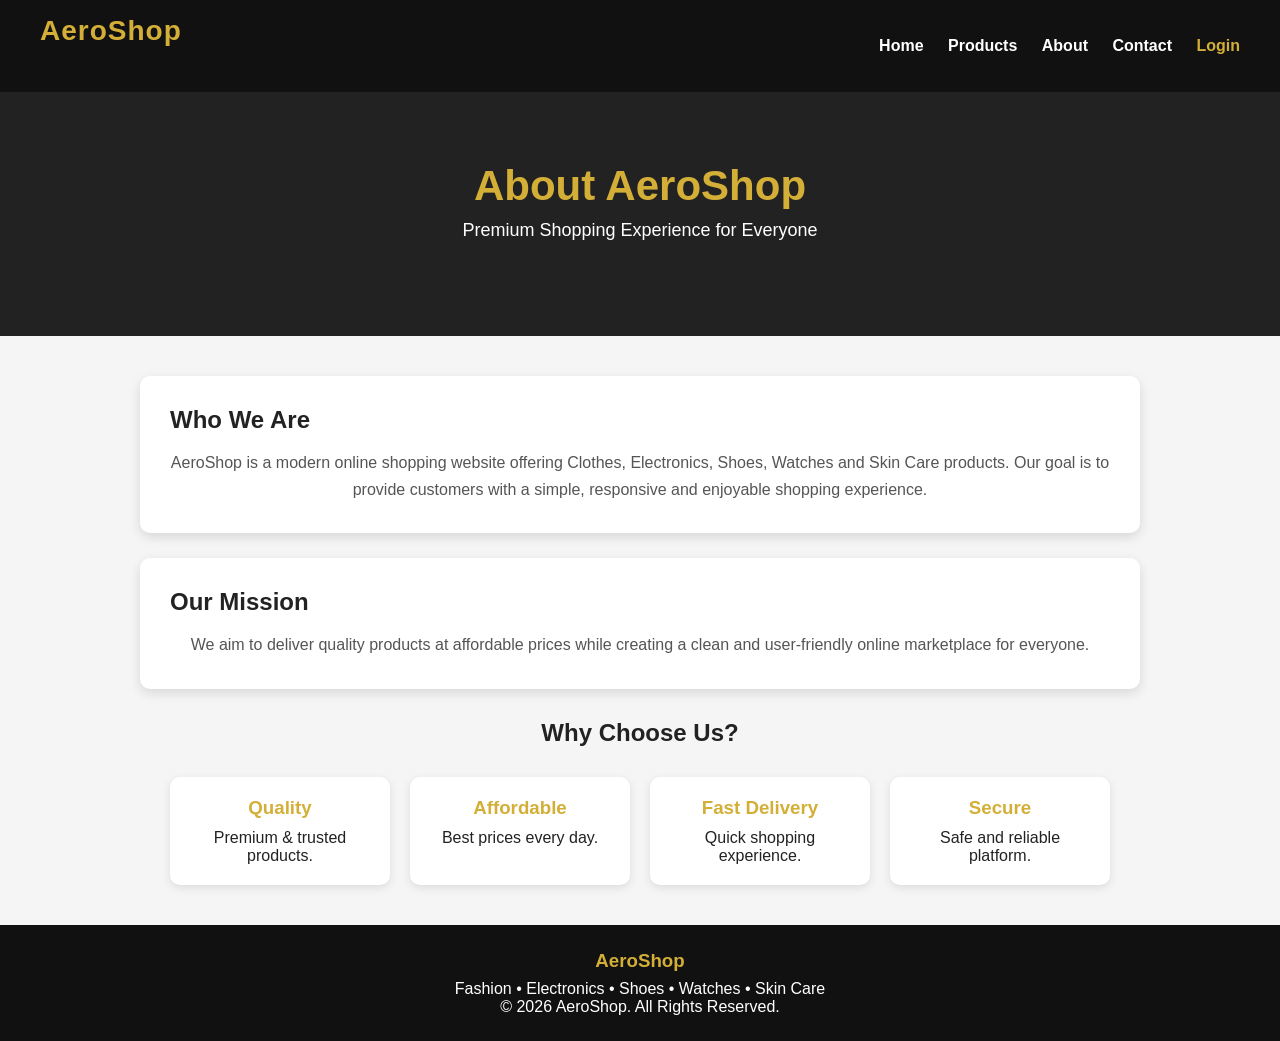
<file: about.html>
<!DOCTYPE html>
<html lang="en">

<head>
    <meta charset="UTF-8">
    <meta name="viewport" content="width=device-width, initial-scale=1.0">
    <title>AeroShop | About</title>
    <link rel="stylesheet" href="style.css">
</head>

<body>

    <header>
        <h2>AeroShop</h2>

        <nav>
            <a href="index.html">Home</a>
            <a href="product.html">Products</a>
            <a href="about.html">About</a>
            <a href="contact.html">Contact</a>
            <a href="login.html" id="authLink">Login</a>
        </nav>
    </header>

    <section class="hero">
        <h1>About AeroShop</h1>
        <p>Premium Shopping Experience for Everyone</p>
    </section>

    <div class="container">

        <div class="card">
            <h2>Who We Are</h2>
            <p>
                AeroShop is a modern online shopping website offering Clothes,
                Electronics, Shoes, Watches and Skin Care products. Our goal is to
                provide customers with a simple, responsive and enjoyable shopping experience.
            </p>
        </div>

        <div class="card">
            <h2>Our Mission</h2>
            <p>
                We aim to deliver quality products at affordable prices while creating
                a clean and user-friendly online marketplace for everyone.
            </p>
        </div>

        <h2 style="text-align:center;margin:30px 0;">Why Choose Us?</h2>

        <div class="features">

            <div class="box">
                <h3>Quality</h3>
                <p>Premium & trusted products.</p>
            </div>

            <div class="box">
                <h3>Affordable</h3>
                <p>Best prices every day.</p>
            </div>

            <div class="box">
                <h3>Fast Delivery</h3>
                <p>Quick shopping experience.</p>
            </div>

            <div class="box">
                <h3>Secure</h3>
                <p>Safe and reliable platform.</p>
            </div>

        </div>

    </div>

    <footer>
        <h3>AeroShop</h3>
        <p>Fashion • Electronics • Shoes • Watches • Skin Care</p>
        <p>© 2026 AeroShop. All Rights Reserved.</p>
    </footer>

    <script src="auth.js"></script>

</body>

</html>
</file>
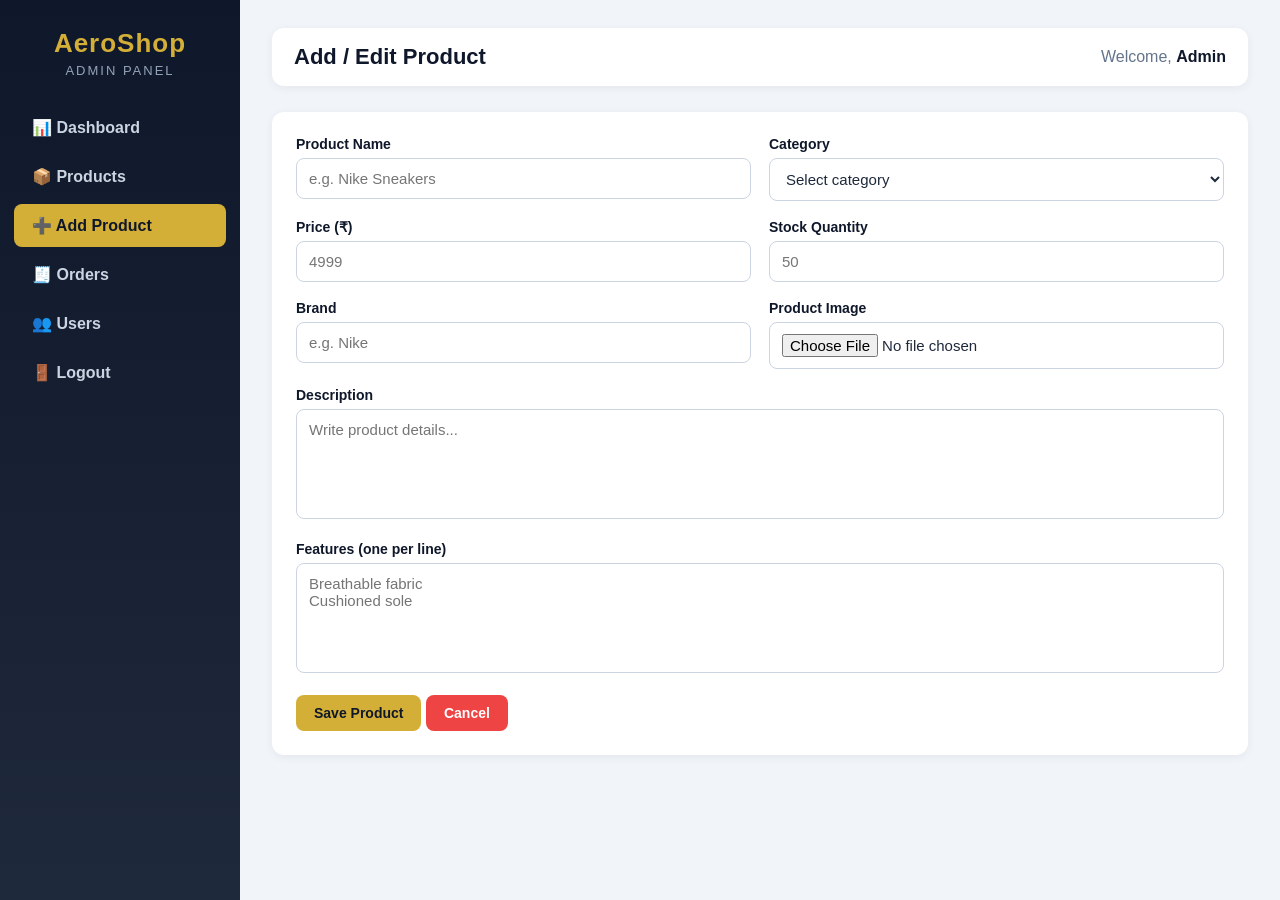
<file: admin-add-product.html>
<!DOCTYPE html>
<html lang="en">

<head>
    <meta charset="UTF-8">
    <meta name="viewport" content="width=device-width, initial-scale=1.0">
    <title>AeroShop Admin | Add / Edit Product</title>
    <link rel="stylesheet" href="admin.css">
</head>

<body>

    <!-- Sidebar -->
    <div class="sidebar">
        <h2>AeroShop</h2>
        <small>Admin Panel</small>
        <a href="admin-dashboard.html">📊 Dashboard</a><a href="admin-products.html">📦 Products</a><a href="admin-add-product.html" class="active">➕ Add Product</a><a href="admin-orders.html">🧾 Orders</a><a href="admin-users.html">👥 Users</a>
        <a href="admin-login.html">🚪 Logout</a>
    </div>

    <!-- Main content -->
    <div class="main">
        <div class="topbar">
            <h1>Add / Edit Product</h1>
            <div class="who">Welcome, <b>Admin</b></div>
        </div>

        <div class="panel">
            <form id="productForm">
                <div class="form-grid">
                    <div><label>Product Name</label><input type="text" placeholder="e.g. Nike Sneakers" required></div>
                    <div>
                        <label>Category</label>
                        <select required>
                            <option value="">Select category</option><option>Clothes</option><option>Electronics</option>
                            <option>Shoes</option><option>Watches</option><option>Skin Care</option>
                        </select>
                    </div>
                    <div><label>Price (₹)</label><input type="number" placeholder="4999" required></div>
                    <div><label>Stock Quantity</label><input type="number" placeholder="50" required></div>
                    <div><label>Brand</label><input type="text" placeholder="e.g. Nike"></div>
                    <div><label>Product Image</label><input type="file" accept="image/*"></div>
                    <div class="full"><label>Description</label><textarea placeholder="Write product details..."></textarea></div>
                    <div class="full"><label>Features (one per line)</label><textarea placeholder="Breathable fabric&#10;Cushioned sole"></textarea></div>
                </div>
                <br>
                <button type="submit" class="btn">Save Product</button>
                <a href="admin-products.html" class="btn danger">Cancel</a>
                <p class="msg" id="msg">✔ Product Saved Successfully!</p>
            </form>
        </div>
    </div>

    <script>
        // Show a success message when the form is submitted
        document.getElementById("productForm").addEventListener("submit", function (e) {
            e.preventDefault();
            const m = document.getElementById("msg");
            m.style.display = "block";
            setTimeout(() => m.style.display = "none", 2500);
        });
    </script>
</body>

</html>
</file>
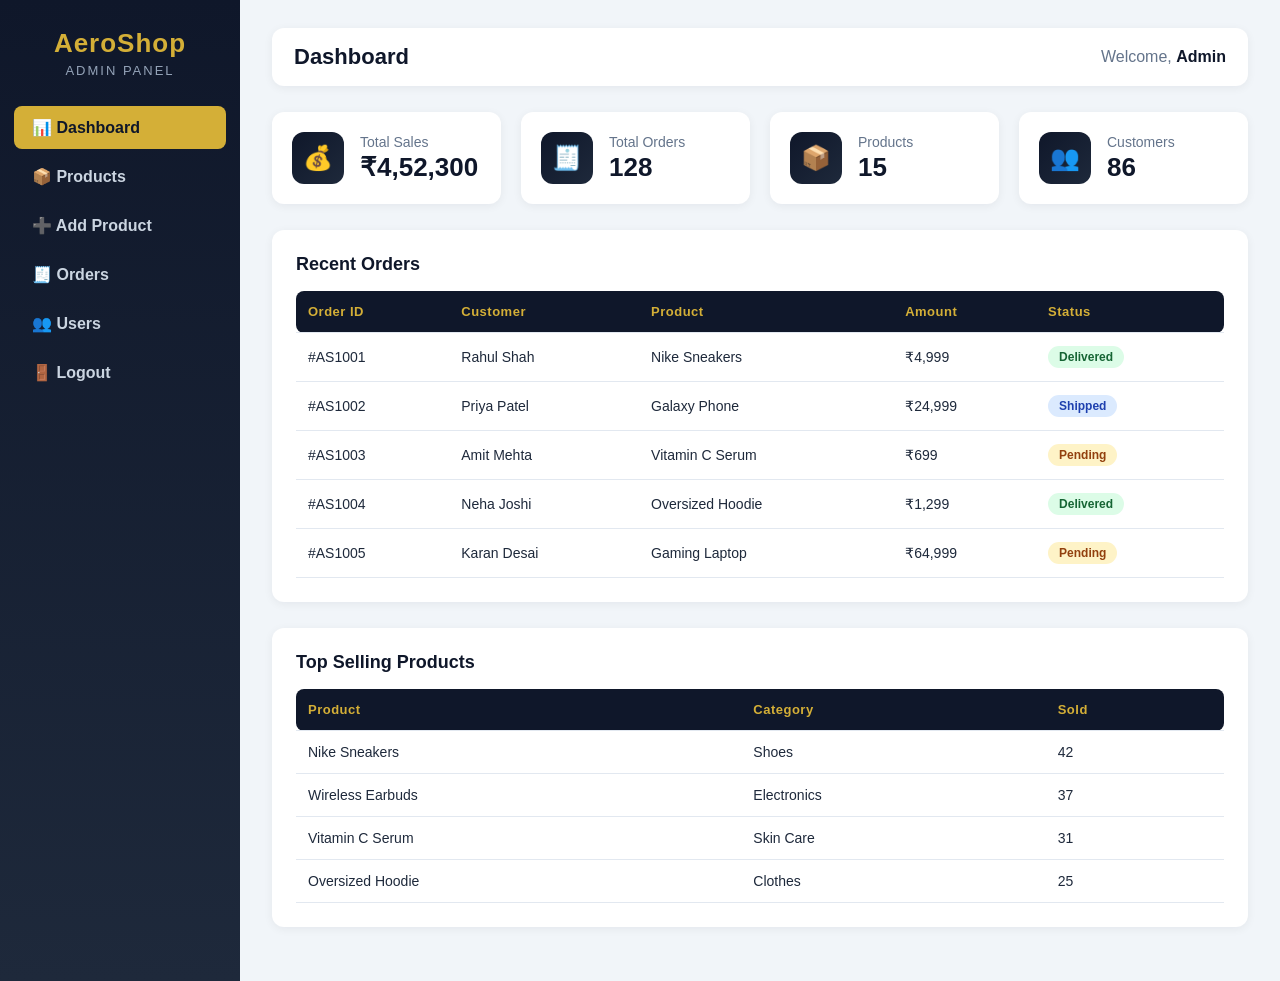
<file: admin-dashboard.html>
<!DOCTYPE html>
<html lang="en">

<head>
    <meta charset="UTF-8">
    <meta name="viewport" content="width=device-width, initial-scale=1.0">
    <title>AeroShop Admin | Dashboard</title>
    <link rel="stylesheet" href="admin.css">
</head>

<body>

    <!-- Sidebar -->
    <div class="sidebar">
        <h2>AeroShop</h2>
        <small>Admin Panel</small>
        <a href="admin-dashboard.html" class="active">📊 Dashboard</a><a href="admin-products.html">📦 Products</a><a href="admin-add-product.html">➕ Add Product</a><a href="admin-orders.html">🧾 Orders</a><a href="admin-users.html">👥 Users</a>
        <a href="admin-login.html">🚪 Logout</a>
    </div>

    <!-- Main content -->
    <div class="main">
        <div class="topbar">
            <h1>Dashboard</h1>
            <div class="who">Welcome, <b>Admin</b></div>
        </div>

        <div class="stats">
            <div class="stat"><div class="icon">💰</div><div><p>Total Sales</p><h3>₹4,52,300</h3></div></div>
            <div class="stat"><div class="icon">🧾</div><div><p>Total Orders</p><h3>128</h3></div></div>
            <div class="stat"><div class="icon">📦</div><div><p>Products</p><h3>15</h3></div></div>
            <div class="stat"><div class="icon">👥</div><div><p>Customers</p><h3>86</h3></div></div>
        </div>

        <div class="panel">
            <h2>Recent Orders</h2>
            <div class="table-wrap">
                <table>
                    <tr><th>Order ID</th><th>Customer</th><th>Product</th><th>Amount</th><th>Status</th></tr>
                    <tr><td>#AS1001</td><td>Rahul Shah</td><td>Nike Sneakers</td><td>₹4,999</td><td><span class="badge green">Delivered</span></td></tr>
<tr><td>#AS1002</td><td>Priya Patel</td><td>Galaxy Phone</td><td>₹24,999</td><td><span class="badge blue">Shipped</span></td></tr>
<tr><td>#AS1003</td><td>Amit Mehta</td><td>Vitamin C Serum</td><td>₹699</td><td><span class="badge yellow">Pending</span></td></tr>
<tr><td>#AS1004</td><td>Neha Joshi</td><td>Oversized Hoodie</td><td>₹1,299</td><td><span class="badge green">Delivered</span></td></tr>
<tr><td>#AS1005</td><td>Karan Desai</td><td>Gaming Laptop</td><td>₹64,999</td><td><span class="badge yellow">Pending</span></td></tr>
                </table>
            </div>
        </div>

        <div class="panel">
            <h2>Top Selling Products</h2>
            <div class="table-wrap">
                <table>
                    <tr><th>Product</th><th>Category</th><th>Sold</th></tr>
                    <tr><td>Nike Sneakers</td><td>Shoes</td><td>42</td></tr>
                    <tr><td>Wireless Earbuds</td><td>Electronics</td><td>37</td></tr>
                    <tr><td>Vitamin C Serum</td><td>Skin Care</td><td>31</td></tr>
                    <tr><td>Oversized Hoodie</td><td>Clothes</td><td>25</td></tr>
                </table>
            </div>
        </div>
    </div>

</body>

</html>
</file>
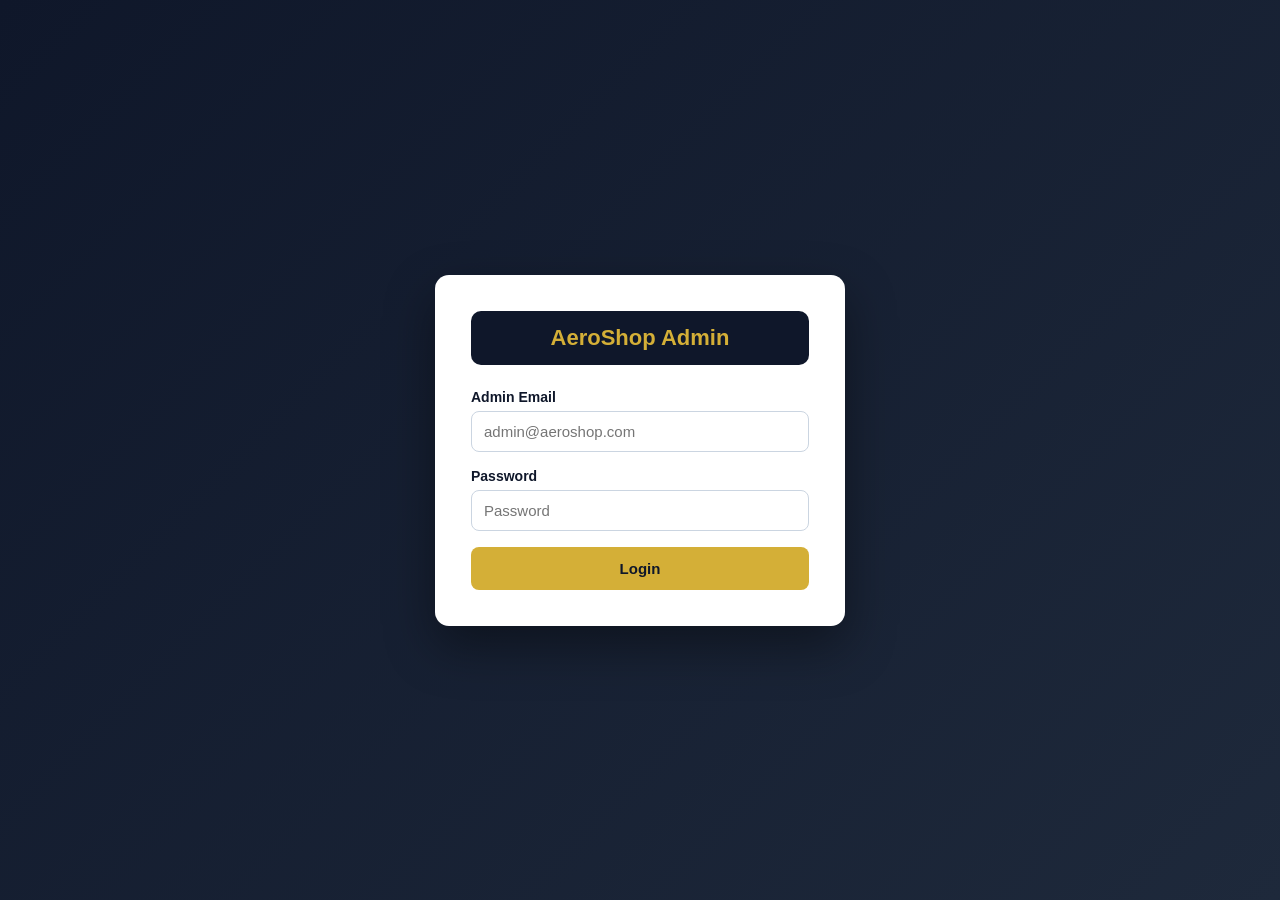
<file: admin-login.html>
<!DOCTYPE html>
<html lang="en">

<head>
    <meta charset="UTF-8">
    <meta name="viewport" content="width=device-width, initial-scale=1.0">
    <title>AeroShop Admin | Login</title>
    <link rel="stylesheet" href="admin.css">
</head>

<body class="login-body">

    <div class="login-box">
        <h1>AeroShop Admin</h1>

        <form action="admin-dashboard.html">
            <label>Admin Email</label>
            <input type="email" placeholder="admin@aeroshop.com" required>

            <label>Password</label>
            <input type="password" placeholder="Password" required>

            <button type="submit" class="btn">Login</button>
        </form>
    </div>

</body>

</html>
</file>
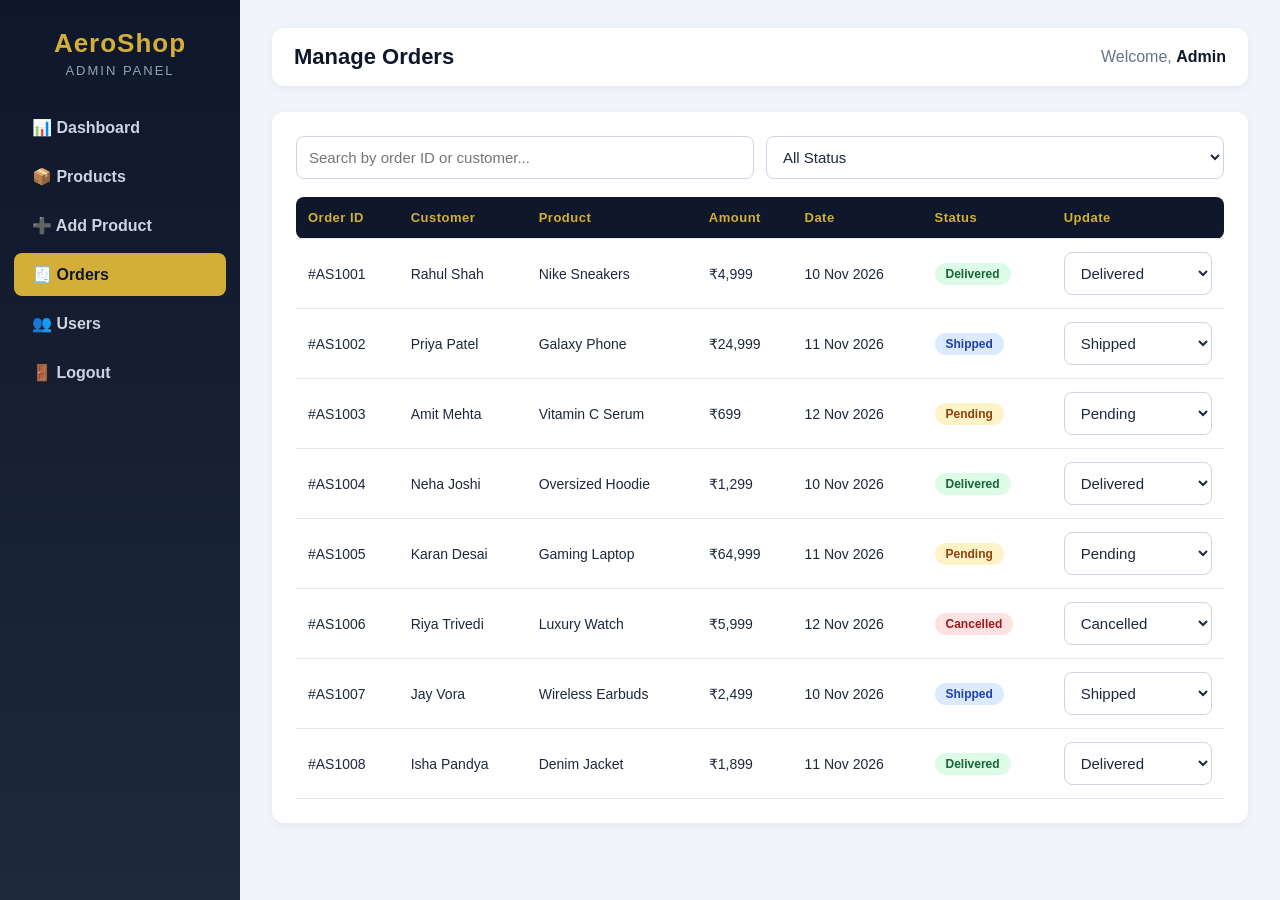
<file: admin-orders.html>
<!DOCTYPE html>
<html lang="en">

<head>
    <meta charset="UTF-8">
    <meta name="viewport" content="width=device-width, initial-scale=1.0">
    <title>AeroShop Admin | Manage Orders</title>
    <link rel="stylesheet" href="admin.css">
</head>

<body>

    <!-- Sidebar -->
    <div class="sidebar">
        <h2>AeroShop</h2>
        <small>Admin Panel</small>
        <a href="admin-dashboard.html">📊 Dashboard</a><a href="admin-products.html">📦 Products</a><a href="admin-add-product.html">➕ Add Product</a><a href="admin-orders.html" class="active">🧾 Orders</a><a href="admin-users.html">👥 Users</a>
        <a href="admin-login.html">🚪 Logout</a>
    </div>

    <!-- Main content -->
    <div class="main">
        <div class="topbar">
            <h1>Manage Orders</h1>
            <div class="who">Welcome, <b>Admin</b></div>
        </div>

        <div class="panel">
            <div class="toolbar">
                <input type="text" placeholder="Search by order ID or customer...">
                <select>
                    <option>All Status</option><option>Pending</option><option>Shipped</option>
                    <option>Delivered</option><option>Cancelled</option>
                </select>
            </div>
            <div class="table-wrap">
                <table>
                    <tr><th>Order ID</th><th>Customer</th><th>Product</th><th>Amount</th><th>Date</th><th>Status</th><th>Update</th></tr>
                    <tr><td>#AS1001</td><td>Rahul Shah</td><td>Nike Sneakers</td><td>₹4,999</td><td>10 Nov 2026</td><td><span class="badge green">Delivered</span></td><td><select><option>Delivered</option><option>Pending</option><option>Shipped</option><option>Delivered</option><option>Cancelled</option></select></td></tr>
<tr><td>#AS1002</td><td>Priya Patel</td><td>Galaxy Phone</td><td>₹24,999</td><td>11 Nov 2026</td><td><span class="badge blue">Shipped</span></td><td><select><option>Shipped</option><option>Pending</option><option>Shipped</option><option>Delivered</option><option>Cancelled</option></select></td></tr>
<tr><td>#AS1003</td><td>Amit Mehta</td><td>Vitamin C Serum</td><td>₹699</td><td>12 Nov 2026</td><td><span class="badge yellow">Pending</span></td><td><select><option>Pending</option><option>Pending</option><option>Shipped</option><option>Delivered</option><option>Cancelled</option></select></td></tr>
<tr><td>#AS1004</td><td>Neha Joshi</td><td>Oversized Hoodie</td><td>₹1,299</td><td>10 Nov 2026</td><td><span class="badge green">Delivered</span></td><td><select><option>Delivered</option><option>Pending</option><option>Shipped</option><option>Delivered</option><option>Cancelled</option></select></td></tr>
<tr><td>#AS1005</td><td>Karan Desai</td><td>Gaming Laptop</td><td>₹64,999</td><td>11 Nov 2026</td><td><span class="badge yellow">Pending</span></td><td><select><option>Pending</option><option>Pending</option><option>Shipped</option><option>Delivered</option><option>Cancelled</option></select></td></tr>
<tr><td>#AS1006</td><td>Riya Trivedi</td><td>Luxury Watch</td><td>₹5,999</td><td>12 Nov 2026</td><td><span class="badge red">Cancelled</span></td><td><select><option>Cancelled</option><option>Pending</option><option>Shipped</option><option>Delivered</option><option>Cancelled</option></select></td></tr>
<tr><td>#AS1007</td><td>Jay Vora</td><td>Wireless Earbuds</td><td>₹2,499</td><td>10 Nov 2026</td><td><span class="badge blue">Shipped</span></td><td><select><option>Shipped</option><option>Pending</option><option>Shipped</option><option>Delivered</option><option>Cancelled</option></select></td></tr>
<tr><td>#AS1008</td><td>Isha Pandya</td><td>Denim Jacket</td><td>₹1,899</td><td>11 Nov 2026</td><td><span class="badge green">Delivered</span></td><td><select><option>Delivered</option><option>Pending</option><option>Shipped</option><option>Delivered</option><option>Cancelled</option></select></td></tr>
                </table>
            </div>
        </div>
    </div>

    <script src="admin.js"></script>

</body>

</html>
</file>
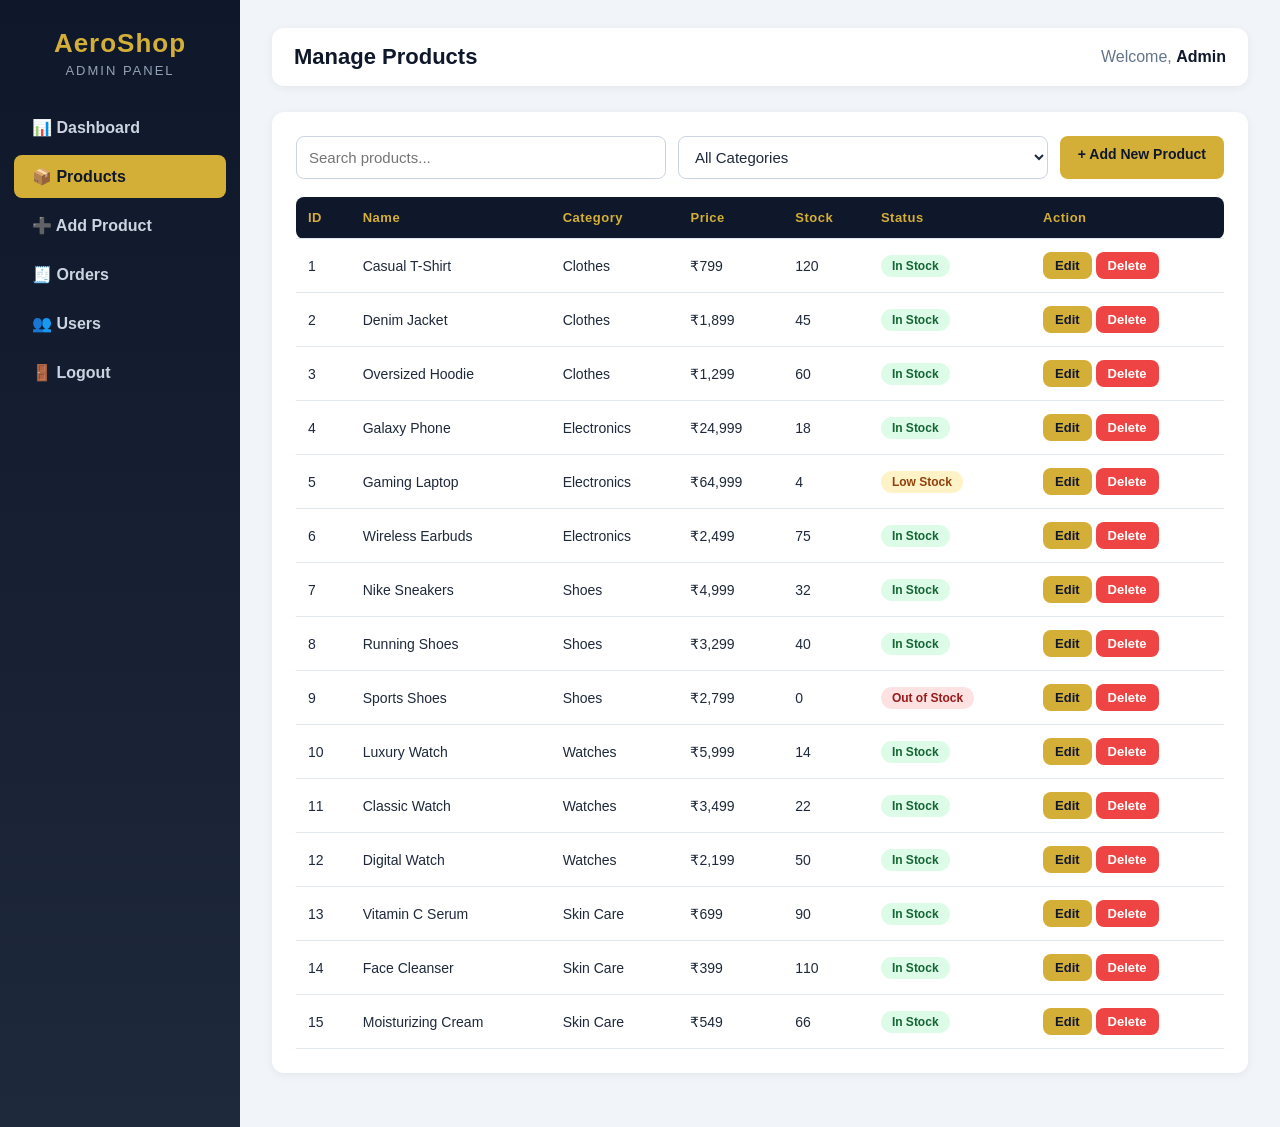
<file: admin-products.html>
<!DOCTYPE html>
<html lang="en">

<head>
    <meta charset="UTF-8">
    <meta name="viewport" content="width=device-width, initial-scale=1.0">
    <title>AeroShop Admin | Manage Products</title>
    <link rel="stylesheet" href="admin.css">
</head>

<body>

    <!-- Sidebar -->
    <div class="sidebar">
        <h2>AeroShop</h2>
        <small>Admin Panel</small>
        <a href="admin-dashboard.html">📊 Dashboard</a><a href="admin-products.html" class="active">📦 Products</a><a href="admin-add-product.html">➕ Add Product</a><a href="admin-orders.html">🧾 Orders</a><a href="admin-users.html">👥 Users</a>
        <a href="admin-login.html">🚪 Logout</a>
    </div>

    <!-- Main content -->
    <div class="main">
        <div class="topbar">
            <h1>Manage Products</h1>
            <div class="who">Welcome, <b>Admin</b></div>
        </div>

        <div class="panel">
            <div class="toolbar">
                <input type="text" placeholder="Search products...">
                <select>
                    <option>All Categories</option><option>Clothes</option><option>Electronics</option>
                    <option>Shoes</option><option>Watches</option><option>Skin Care</option>
                </select>
                <a href="admin-add-product.html" class="btn">+ Add New Product</a>
            </div>
            <div class="table-wrap">
                <table>
                    <tr><th>ID</th><th>Name</th><th>Category</th><th>Price</th><th>Stock</th><th>Status</th><th>Action</th></tr>
                    <tr><td>1</td><td>Casual T-Shirt</td><td>Clothes</td><td>₹799</td><td>120</td><td><span class="badge green">In Stock</span></td><td><a href="admin-add-product.html" class="btn small">Edit</a> <button class="btn small danger" data-action="delete">Delete</button></td></tr>
<tr><td>2</td><td>Denim Jacket</td><td>Clothes</td><td>₹1,899</td><td>45</td><td><span class="badge green">In Stock</span></td><td><a href="admin-add-product.html" class="btn small">Edit</a> <button class="btn small danger" data-action="delete">Delete</button></td></tr>
<tr><td>3</td><td>Oversized Hoodie</td><td>Clothes</td><td>₹1,299</td><td>60</td><td><span class="badge green">In Stock</span></td><td><a href="admin-add-product.html" class="btn small">Edit</a> <button class="btn small danger" data-action="delete">Delete</button></td></tr>
<tr><td>4</td><td>Galaxy Phone</td><td>Electronics</td><td>₹24,999</td><td>18</td><td><span class="badge green">In Stock</span></td><td><a href="admin-add-product.html" class="btn small">Edit</a> <button class="btn small danger" data-action="delete">Delete</button></td></tr>
<tr><td>5</td><td>Gaming Laptop</td><td>Electronics</td><td>₹64,999</td><td>4</td><td><span class="badge yellow">Low Stock</span></td><td><a href="admin-add-product.html" class="btn small">Edit</a> <button class="btn small danger" data-action="delete">Delete</button></td></tr>
<tr><td>6</td><td>Wireless Earbuds</td><td>Electronics</td><td>₹2,499</td><td>75</td><td><span class="badge green">In Stock</span></td><td><a href="admin-add-product.html" class="btn small">Edit</a> <button class="btn small danger" data-action="delete">Delete</button></td></tr>
<tr><td>7</td><td>Nike Sneakers</td><td>Shoes</td><td>₹4,999</td><td>32</td><td><span class="badge green">In Stock</span></td><td><a href="admin-add-product.html" class="btn small">Edit</a> <button class="btn small danger" data-action="delete">Delete</button></td></tr>
<tr><td>8</td><td>Running Shoes</td><td>Shoes</td><td>₹3,299</td><td>40</td><td><span class="badge green">In Stock</span></td><td><a href="admin-add-product.html" class="btn small">Edit</a> <button class="btn small danger" data-action="delete">Delete</button></td></tr>
<tr><td>9</td><td>Sports Shoes</td><td>Shoes</td><td>₹2,799</td><td>0</td><td><span class="badge red">Out of Stock</span></td><td><a href="admin-add-product.html" class="btn small">Edit</a> <button class="btn small danger" data-action="delete">Delete</button></td></tr>
<tr><td>10</td><td>Luxury Watch</td><td>Watches</td><td>₹5,999</td><td>14</td><td><span class="badge green">In Stock</span></td><td><a href="admin-add-product.html" class="btn small">Edit</a> <button class="btn small danger" data-action="delete">Delete</button></td></tr>
<tr><td>11</td><td>Classic Watch</td><td>Watches</td><td>₹3,499</td><td>22</td><td><span class="badge green">In Stock</span></td><td><a href="admin-add-product.html" class="btn small">Edit</a> <button class="btn small danger" data-action="delete">Delete</button></td></tr>
<tr><td>12</td><td>Digital Watch</td><td>Watches</td><td>₹2,199</td><td>50</td><td><span class="badge green">In Stock</span></td><td><a href="admin-add-product.html" class="btn small">Edit</a> <button class="btn small danger" data-action="delete">Delete</button></td></tr>
<tr><td>13</td><td>Vitamin C Serum</td><td>Skin Care</td><td>₹699</td><td>90</td><td><span class="badge green">In Stock</span></td><td><a href="admin-add-product.html" class="btn small">Edit</a> <button class="btn small danger" data-action="delete">Delete</button></td></tr>
<tr><td>14</td><td>Face Cleanser</td><td>Skin Care</td><td>₹399</td><td>110</td><td><span class="badge green">In Stock</span></td><td><a href="admin-add-product.html" class="btn small">Edit</a> <button class="btn small danger" data-action="delete">Delete</button></td></tr>
<tr><td>15</td><td>Moisturizing Cream</td><td>Skin Care</td><td>₹549</td><td>66</td><td><span class="badge green">In Stock</span></td><td><a href="admin-add-product.html" class="btn small">Edit</a> <button class="btn small danger" data-action="delete">Delete</button></td></tr>
                </table>
            </div>
        </div>
    </div>

    <script src="admin.js"></script>

</body>

</html>
</file>
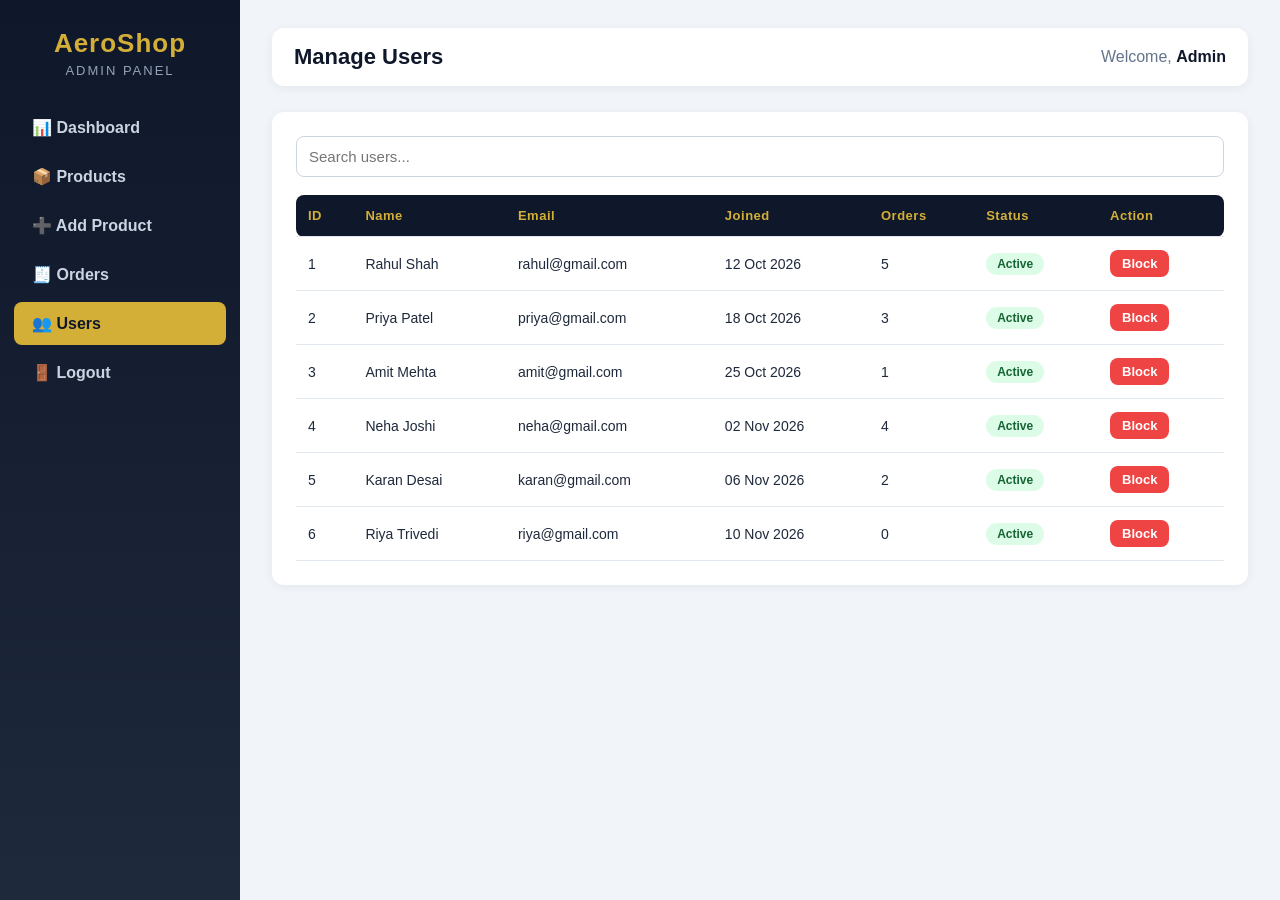
<file: admin-users.html>
<!DOCTYPE html>
<html lang="en">

<head>
    <meta charset="UTF-8">
    <meta name="viewport" content="width=device-width, initial-scale=1.0">
    <title>AeroShop Admin | Manage Users</title>
    <link rel="stylesheet" href="admin.css">
</head>

<body>

    <!-- Sidebar -->
    <div class="sidebar">
        <h2>AeroShop</h2>
        <small>Admin Panel</small>
        <a href="admin-dashboard.html">📊 Dashboard</a><a href="admin-products.html">📦 Products</a><a href="admin-add-product.html">➕ Add Product</a><a href="admin-orders.html">🧾 Orders</a><a href="admin-users.html" class="active">👥 Users</a>
        <a href="admin-login.html">🚪 Logout</a>
    </div>

    <!-- Main content -->
    <div class="main">
        <div class="topbar">
            <h1>Manage Users</h1>
            <div class="who">Welcome, <b>Admin</b></div>
        </div>

        <div class="panel">
            <div class="toolbar"><input type="text" placeholder="Search users..."></div>
            <div class="table-wrap">
                <table>
                    <tr><th>ID</th><th>Name</th><th>Email</th><th>Joined</th><th>Orders</th><th>Status</th><th>Action</th></tr>
                    <tr><td>1</td><td>Rahul Shah</td><td>rahul@gmail.com</td><td>12 Oct 2026</td><td>5</td><td><span class="badge green">Active</span></td><td><button class="btn small danger" data-action="block">Block</button></td></tr>
<tr><td>2</td><td>Priya Patel</td><td>priya@gmail.com</td><td>18 Oct 2026</td><td>3</td><td><span class="badge green">Active</span></td><td><button class="btn small danger" data-action="block">Block</button></td></tr>
<tr><td>3</td><td>Amit Mehta</td><td>amit@gmail.com</td><td>25 Oct 2026</td><td>1</td><td><span class="badge green">Active</span></td><td><button class="btn small danger" data-action="block">Block</button></td></tr>
<tr><td>4</td><td>Neha Joshi</td><td>neha@gmail.com</td><td>02 Nov 2026</td><td>4</td><td><span class="badge green">Active</span></td><td><button class="btn small danger" data-action="block">Block</button></td></tr>
<tr><td>5</td><td>Karan Desai</td><td>karan@gmail.com</td><td>06 Nov 2026</td><td>2</td><td><span class="badge green">Active</span></td><td><button class="btn small danger" data-action="block">Block</button></td></tr>
<tr><td>6</td><td>Riya Trivedi</td><td>riya@gmail.com</td><td>10 Nov 2026</td><td>0</td><td><span class="badge green">Active</span></td><td><button class="btn small danger" data-action="block">Block</button></td></tr>
                </table>
            </div>
        </div>
    </div>

    <script src="admin.js"></script>

</body>

</html>
</file>
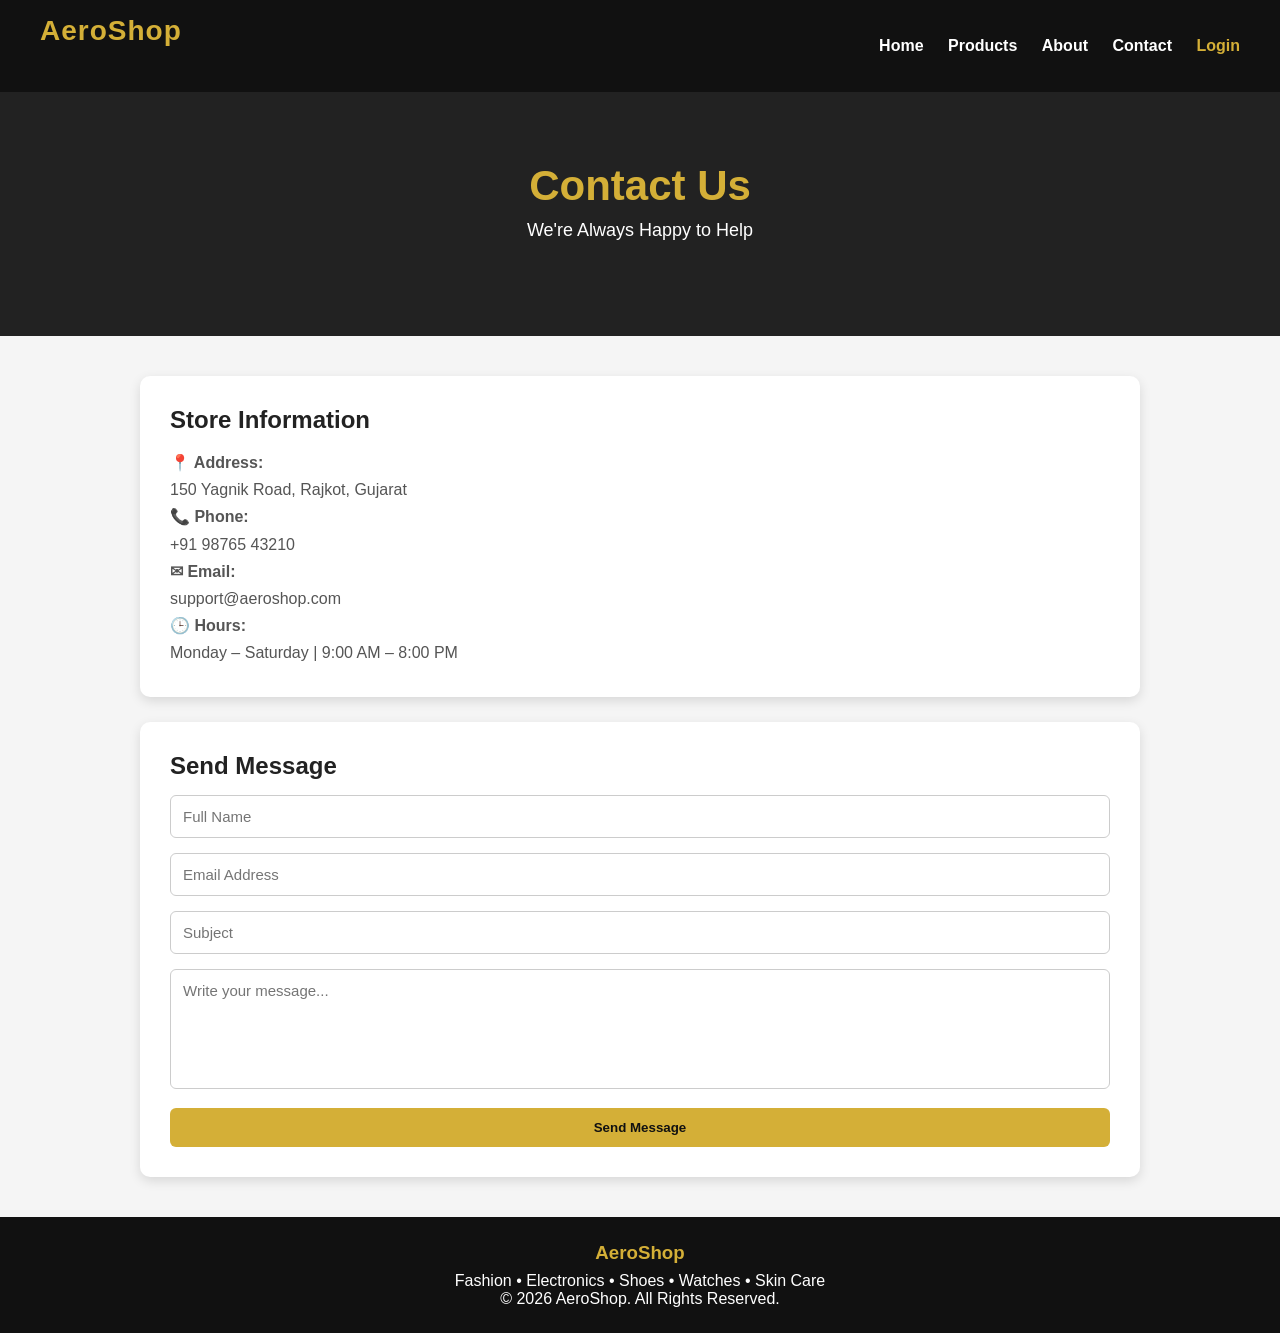
<file: contact.html>
<!DOCTYPE html>
<html lang="en">

<head>
    <meta charset="UTF-8">
    <meta name="viewport" content="width=device-width, initial-scale=1.0">
    <title>AeroShop | Contact</title>
    <link rel="stylesheet" href="style.css">
</head>

<body>

    <header>
        <h2>AeroShop</h2>

        <nav>
            <a href="index.html">Home</a>
            <a href="product.html">Products</a>
            <a href="about.html">About</a>
            <a href="contact.html">Contact</a>
            <a href="login.html" id="authLink">Login</a>
        </nav>
    </header>

    <section class="hero">
        <h1>Contact Us</h1>
        <p>We're Always Happy to Help</p>
    </section>

    <div class="container">

        <div class="info">
            <h2>Store Information</h2>

            <p><b>📍 Address:</b><br>
                150 Yagnik Road, Rajkot, Gujarat</p>

            <p><b>📞 Phone:</b><br>
                +91 98765 43210</p>

            <p><b>✉ Email:</b><br>
                support@aeroshop.com</p>

            <p><b>🕒 Hours:</b><br>
                Monday – Saturday | 9:00 AM – 8:00 PM</p>
        </div>

        <div class="card">
            <h2>Send Message</h2>

            <input type="text" placeholder="Full Name">
            <input type="email" placeholder="Email Address">
            <input type="text" placeholder="Subject">
            <textarea placeholder="Write your message..."></textarea>

            <button onclick="sendMsg()">Send Message</button>

            <p id="msg" class="success-text">
                ✔ Message Sent Successfully!
            </p>
        </div>

    </div>

    <footer>
        <h3>AeroShop</h3>
        <p>Fashion • Electronics • Shoes • Watches • Skin Care</p>
        <p>© 2026 AeroShop. All Rights Reserved.</p>
    </footer>

    <script>
        function sendMsg() {
            document.getElementById("msg").style.display = "block";
            setTimeout(() => {
                document.getElementById("msg").style.display = "none";
            }, 2000);
        }
    </script>

    <script src="auth.js"></script>

</body>

</html>
</file>
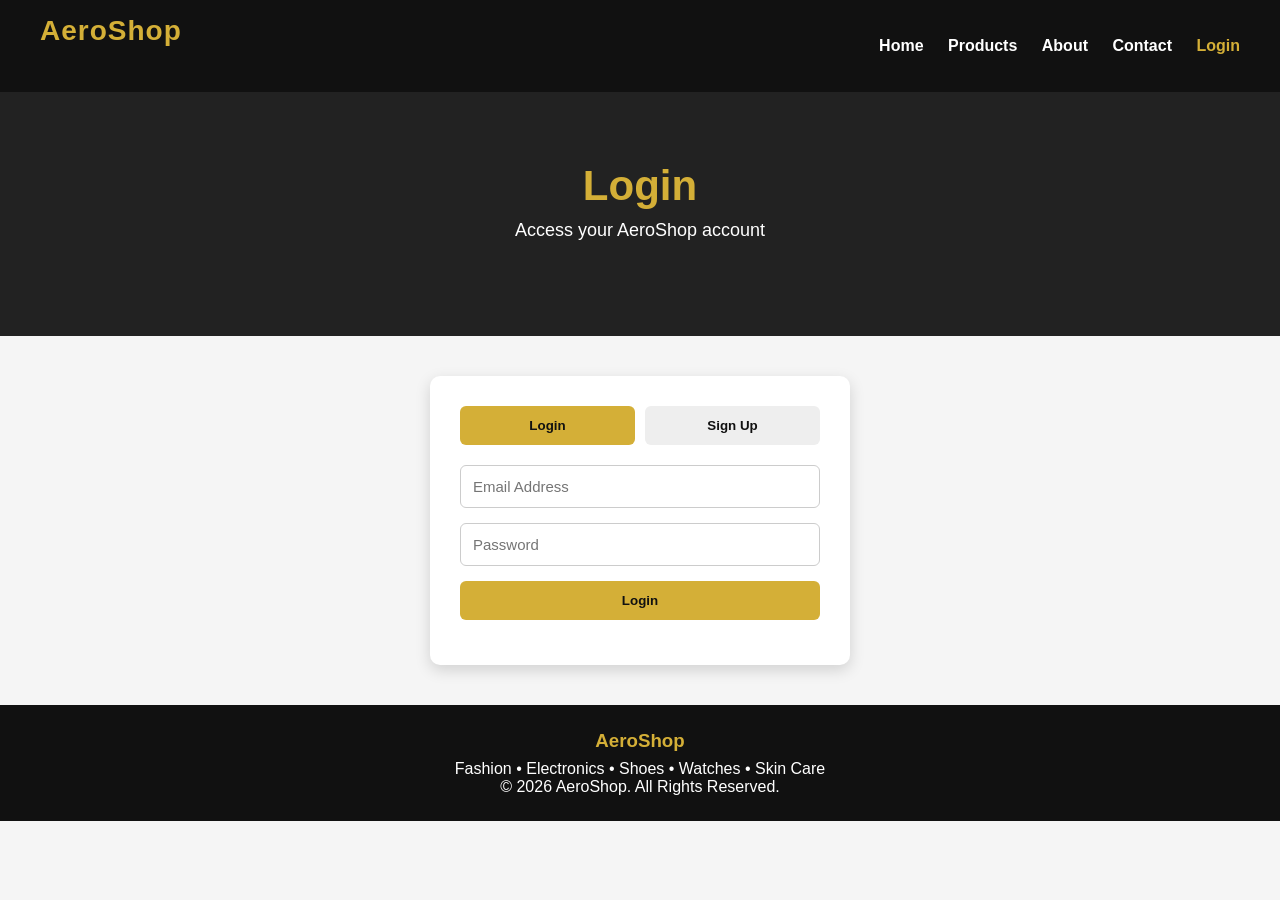
<file: login.html>
<!DOCTYPE html>
<html lang="en">

<head>
    <meta charset="UTF-8">
    <meta name="viewport" content="width=device-width, initial-scale=1.0">
    <title>AeroShop | Login</title>
    <link rel="stylesheet" href="style.css">
</head>

<body>

    <header>
        <h2>AeroShop</h2>
        <nav>
            <a href="index.html">Home</a>
            <a href="product.html">Products</a>
            <a href="about.html">About</a>
            <a href="contact.html">Contact</a>
            <a href="login.html" id="authLink">Login</a>
        </nav>
    </header>

    <section class="hero">
        <h1>Login</h1>
        <p>Access your AeroShop account</p>
    </section>

    <div class="container">
        <div class="login-card">

            <div class="tabs">
                <button type="button" id="tabLogin" class="active">Login</button>
                <button type="button" id="tabRegister">Sign Up</button>
            </div>

            <!-- Login form -->
            <form id="loginForm">
                <input type="email" id="loginEmail" placeholder="Email Address" required>
                <input type="password" id="loginPass" placeholder="Password" required>
                <button type="submit">Login</button>
            </form>

            <!-- Sign up form -->
            <form id="registerForm" style="display:none;">
                <input type="text" id="regName" placeholder="Full Name" required>
                <input type="email" id="regEmail" placeholder="Email Address" required>
                <input type="password" id="regPass" placeholder="Password (min 6 characters)" minlength="6" required>
                <button type="submit">Create Account</button>
            </form>

            <p id="formMsg" class="form-msg"></p>
        </div>
    </div>

    <footer>
        <h3>AeroShop</h3>
        <p>Fashion • Electronics • Shoes • Watches • Skin Care</p>
        <p>© 2026 AeroShop. All Rights Reserved.</p>
    </footer>

    <script src="auth.js"></script>
    <script>
        const loginForm = document.getElementById("loginForm");
        const registerForm = document.getElementById("registerForm");
        const msg = document.getElementById("formMsg");
        const tabLogin = document.getElementById("tabLogin");
        const tabRegister = document.getElementById("tabRegister");

        function showMsg(text, ok) {
            msg.textContent = text;
            msg.className = "form-msg " + (ok ? "ok" : "err");
        }

        function switchTab(toLogin) {
            loginForm.style.display = toLogin ? "block" : "none";
            registerForm.style.display = toLogin ? "none" : "block";
            tabLogin.classList.toggle("active", toLogin);
            tabRegister.classList.toggle("active", !toLogin);
            msg.className = "form-msg";
        }
        tabLogin.onclick = () => switchTab(true);
        tabRegister.onclick = () => switchTab(false);

        // Already logged in? go home
        if (currentUser()) afterLoginRedirect();

        loginForm.addEventListener("submit", function (e) {
            e.preventDefault();
            const r = loginUser(document.getElementById("loginEmail").value, document.getElementById("loginPass").value);
            showMsg((r.ok ? "✅ " : "❌ ") + r.msg, r.ok);
            if (r.ok) setTimeout(afterLoginRedirect, 1000);
        });

        registerForm.addEventListener("submit", function (e) {
            e.preventDefault();
            const r = registerUser(document.getElementById("regName").value,
                                   document.getElementById("regEmail").value,
                                   document.getElementById("regPass").value);
            showMsg((r.ok ? "✅ " : "❌ ") + r.msg, r.ok);
            if (r.ok) { registerForm.reset(); switchTab(true); showMsg("✅ " + r.msg, true); }
        });
    </script>

</body>

</html>
</file>
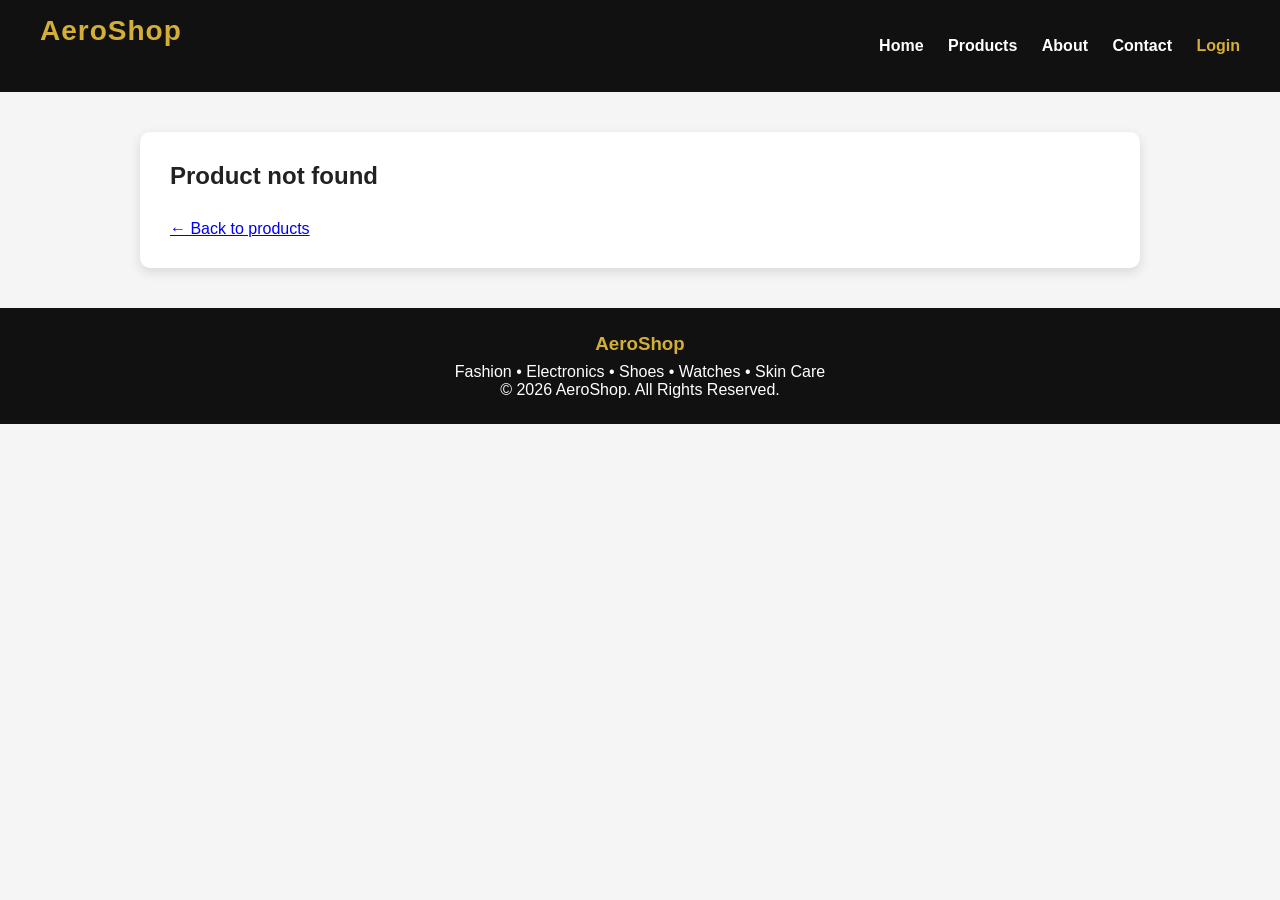
<file: product-details.html>
<!DOCTYPE html>
<html lang="en">

<head>
    <meta charset="UTF-8">
    <meta name="viewport" content="width=device-width, initial-scale=1.0">
    <title>AeroShop | Product Details</title>
    <link rel="stylesheet" href="style.css">
</head>

<body>

    <header>
        <h2>AeroShop</h2>
        <nav>
            <a href="index.html">Home</a>
            <a href="product.html">Products</a>
            <a href="about.html">About</a>
            <a href="contact.html">Contact</a>
            <a href="login.html" id="authLink">Login</a>
        </nav>
    </header>

    <div class="container" id="detail"></div>

    <footer>
        <h3>AeroShop</h3>
        <p>Fashion • Electronics • Shoes • Watches • Skin Care</p>
        <p>© 2026 AeroShop. All Rights Reserved.</p>
    </footer>

    <script src="products.js"></script>
    <script src="auth.js"></script>
    <script>
        // Read ?id=3 from the URL
        const id = new URLSearchParams(location.search).get("id");
        const p = getProduct(id);
        const box = document.getElementById("detail");

        if (!p) {
            box.innerHTML = '<div class="detail-wrap"><div class="detail-info"><h2 style="text-align:left">Product not found</h2><p><a href="product.html">← Back to products</a></p></div></div>';
        } else {
            document.title = "AeroShop | " + p.name;
            box.innerHTML = `
            <p class="back"><a href="product.html">← Back to products</a></p>
            <div class="detail-wrap">
                <img src="${p.image}" alt="${p.name}" onerror="this.onerror=null;this.src=PLACEHOLDER">
                <div class="detail-info">
                    <p class="type">${p.category} • ${p.brand}</p>
                    <h1>${p.name}</h1>
                    <p class="rating">⭐ ${p.rating} / 5 &nbsp;|&nbsp; <b>${p.stock}</b></p>
                    <p class="price" id="totalPrice">${formatPrice(p.price)}</p>
                    <p class="desc">${p.desc}</p>
                    <ul class="features-list">${p.features.map(f => "<li>" + f + "</li>").join("")}</ul>

                    <div class="qty">
                        <button type="button" id="minus">−</button>
                        <span id="qtyNum">1</span>
                        <button type="button" id="plus">+</button>
                    </div>

                    <button id="buyBtn">Buy Now</button>
                    <div id="orderBox" class="order-box"></div>
                </div>
            </div>`;

            let qty = 1;
            const qtyNum = document.getElementById("qtyNum");
            function updateQty() {
                qtyNum.textContent = qty;
                document.getElementById("totalPrice").textContent = formatPrice(p.price * qty);
            }
            document.getElementById("minus").onclick = () => { if (qty > 1) { qty--; updateQty(); } };
            document.getElementById("plus").onclick = () => { if (qty < 10) { qty++; updateQty(); } };

            document.getElementById("buyBtn").onclick = function () {
                const order = buyNow(p.id, qty);   // redirects to login if needed
                if (!order) return;
                document.getElementById("orderBox").innerHTML =
                    "✅ <b>Order Placed!</b><br>Order ID: " + order.orderId + "<br>" +
                    order.product + " × " + order.qty + " = " + formatPrice(order.total);
            };
        }
    </script>

</body>

</html>
</file>
<file: style.css>
/* ===========================
   AEROSHOP - STYLE.CSS
=========================== */

* {
    margin: 0;
    padding: 0;
    box-sizing: border-box;
    font-family: Arial, Helvetica, sans-serif;
}

body {
    background: #f5f5f5;
    color: #222;
}

/* ---------- Header ---------- */

header {
    background: #111;
    color: #D4AF37;
    display: flex;
    justify-content: space-between;
    align-items: center;
    padding: 15px 40px;
    flex-wrap: wrap;
}

header h2 {
    font-size: 28px;
    letter-spacing: 1px;
}

nav a {
    color: #fff;
    text-decoration: none;
    margin-left: 20px;
    font-weight: bold;
    transition: .3s;
}

nav a:hover {
    color: #D4AF37;
}

/* ---------- Hero ---------- */

.hero,
.banner {
    background: #222;
    color: white;
    text-align: center;
    padding: 70px 20px;
}

.hero h1,
.banner h1 {
    color: #D4AF37;
    font-size: 42px;
    margin-bottom: 10px;
}

.hero p,
.banner p {
    font-size: 18px;
    margin-bottom: 25px;
}

/* ---------- Buttons ---------- */

.btn,
button {
    background: #D4AF37;
    color: #111;
    border: none;
    padding: 12px 18px;
    border-radius: 6px;
    cursor: pointer;
    font-weight: bold;
    transition: .3s;
    text-decoration: none;
}

button {
    width: 100%;
}

.btn:hover,
button:hover {
    background: #111;
    color: #D4AF37;
    transform: translateY(-3px);
}

/* ---------- Sections ---------- */

section {
    padding: 45px 20px;
}

h2 {
    text-align: center;
    margin-bottom: 30px;
}

/* ---------- Products ---------- */

.row,
.products,
.features {
    display: flex;
    justify-content: center;
    flex-wrap: wrap;
    gap: 20px;
}

.card {
    width: 220px;
    background: white;
    border-radius: 10px;
    overflow: hidden;
    text-align: center;
    box-shadow: 0 4px 12px rgba(0, 0, 0, .15);
    transition: .3s;
}

.card:hover {
    transform: translateY(-8px);
    box-shadow: 0 10px 22px rgba(0, 0, 0, .25);
}

.card img {
    width: 100%;
    height: 220px;
    object-fit: cover;
    transition: .3s;
}

.card:hover img {
    transform: scale(1.05);
}

.card h3,
.card h4 {
    margin: 12px 0 6px;
}

.type {
    color: #777;
    font-size: 14px;
}

.price {
    color: #D4AF37;
    font-size: 20px;
    font-weight: bold;
    margin-bottom: 15px;
}

/* ---------- Categories ---------- */

.category {
    text-align: center;
    margin: 20px 0;
}

.category span {
    display: inline-block;
    background: #111;
    color: #D4AF37;
    padding: 8px 16px;
    margin: 5px;
    border-radius: 20px;
    cursor: pointer;
    transition: .3s;
}

.category span:hover {
    background: #D4AF37;
    color: #111;
}

/* ---------- Container ---------- */

.container {
    width: 90%;
    max-width: 1000px;
    margin: 40px auto;
}

/* ---------- About & Contact ---------- */

.container .card,
.info {
    width: 100%;
    background: white;
    padding: 30px;
    border-radius: 10px;
    box-shadow: 0 4px 12px rgba(0, 0, 0, .12);
    margin-bottom: 25px;
}

.container .card h2,
.info h2 {
    text-align: left;
    margin-bottom: 15px;
}

.container .card p,
.info p {
    color: #555;
    line-height: 1.7;
}

/* ---------- About Feature Boxes ---------- */

.box {
    width: 220px;
    background: white;
    padding: 20px;
    border-radius: 10px;
    text-align: center;
    box-shadow: 0 3px 10px rgba(0, 0, 0, .1);
    transition: .3s;
}

.box h3 {
    color: #D4AF37;
    margin-bottom: 10px;
}

.box:hover {
    background: #111;
    color: white;
    transform: translateY(-6px);
}

.box:hover p {
    color: #ddd;
}

/* ---------- Forms ---------- */

input,
textarea {
    width: 100%;
    padding: 12px;
    margin-bottom: 15px;
    border: 1px solid #ccc;
    border-radius: 6px;
    font-size: 15px;
}

input:focus,
textarea:focus {
    outline: none;
    border-color: #D4AF37;
}

textarea {
    height: 120px;
    resize: none;
}

/* ---------- Login ---------- */

.login-card {
    max-width: 420px;
    margin: auto;
    background: white;
    padding: 30px;
    border-radius: 10px;
    box-shadow: 0 5px 15px rgba(0, 0, 0, .15);
}

.login-card h2 {
    text-align: center;
    margin-bottom: 20px;
}

/* ---------- Success Text ---------- */

.success-text {
    display: none;
    text-align: center;
    color: #28a745;
    font-weight: bold;
    margin-top: 15px;
}

/* ---------- Buy Success Banner ---------- */

.success-msg {
    position: fixed;
    top: -70px;
    left: 50%;
    transform: translateX(-50%);
    background: #28a745;
    color: #fff;
    padding: 14px 24px;
    border-radius: 8px;
    font-weight: bold;
    box-shadow: 0 6px 18px rgba(0, 0, 0, .25);
    transition: .4s;
    z-index: 999;
}

.success-msg.show {
    top: 20px;
}

/* ---------- Footer ---------- */

footer {
    background: #111;
    color: white;
    text-align: center;
    padding: 25px;
    margin-top: 30px;
}

footer h3 {
    color: #D4AF37;
    margin-bottom: 8px;
}

/* ---------- Mobile ---------- */

@media(max-width:768px) {

    header {
        flex-direction: column;
        text-align: center;
    }

    nav {
        margin-top: 10px;
    }

    nav a {
        display: inline-block;
        margin: 8px;
    }

    .hero h1,
    .banner h1 {
        font-size: 32px;
    }

    .row .card,
    .products .card,
    .box {
        width: 90%;
    }

    .container {
        width: 95%;
    }

}

/* =====================================================
   NEW STYLES (auth + product details) - added at bottom
===================================================== */

/* Clickable product cards */
.card-link { display: block; color: inherit; text-decoration: none; }

/* Category chip selected */
.category span.chip-active { background: #D4AF37; color: #111; }

/* Nav: logged-in greeting */
nav a#authLink { color: #D4AF37; }

/* Login / Sign up tabs */
.tabs { display: flex; gap: 10px; margin-bottom: 20px; }
.tabs button { background: #eee; color: #111; }
.tabs button.active { background: #D4AF37; }

/* Login messages */
.form-msg { text-align: center; font-weight: bold; margin-top: 15px; }
.form-msg.ok { color: #28a745; }
.form-msg.err { color: #dc3545; }

/* Product details page */
.back { margin-bottom: 15px; }
.back a { color: #111; font-weight: bold; text-decoration: none; }
.back a:hover { color: #D4AF37; }

.detail-wrap {
    display: flex;
    gap: 30px;
    background: white;
    padding: 30px;
    border-radius: 10px;
    box-shadow: 0 4px 12px rgba(0, 0, 0, .12);
}

.detail-wrap > img {
    width: 100%;
    max-width: 420px;
    height: 420px;
    object-fit: cover;
    border-radius: 10px;
}

.detail-info { flex: 1; }
.detail-info h1 { margin: 6px 0 10px; }
.detail-info .desc { color: #555; line-height: 1.7; margin-bottom: 15px; }
.rating { margin-bottom: 10px; }
.features-list { margin: 0 0 20px 20px; line-height: 1.9; color: #444; }

.qty { display: flex; align-items: center; gap: 15px; margin-bottom: 15px; }
.qty button { width: 40px; padding: 8px; }
.qty span { font-size: 20px; font-weight: bold; min-width: 25px; text-align: center; }

.order-box {
    display: none;
    margin-top: 15px;
    padding: 15px;
    background: #e8f7ec;
    border-radius: 8px;
    color: #1e7e34;
    line-height: 1.7;
}
.order-box:not(:empty) { display: block; }

@media(max-width:768px) {
    .detail-wrap { flex-direction: column; padding: 20px; }
    .detail-wrap > img { max-width: 100%; height: 300px; }
}
</file>
<file: admin.css>
/* ===========================
   AEROSHOP ADMIN - admin.css
   Theme: Navy + Gold + Soft Grey
=========================== */
:root {
  --navy:#0f172a;
  --navy-2:#1e293b;
  --gold:#d4af37;
  --gold-dark:#b8932a;
  --bg:#f1f5f9;
  --card:#ffffff;
  --text:#1e293b;
  --muted:#64748b;
  --line:#e2e8f0;
}

* { margin:0; padding:0; box-sizing:border-box; font-family:"Segoe UI", Arial, Helvetica, sans-serif; }
body { display:flex; min-height:100vh; background:var(--bg); color:var(--text); }

/* Sidebar */
.sidebar { width:240px; background:linear-gradient(180deg, var(--navy), var(--navy-2)); color:#fff; padding:28px 14px; flex-shrink:0; }
.sidebar h2 { color:var(--gold); text-align:center; font-size:26px; letter-spacing:1px; }
.sidebar small { display:block; text-align:center; color:#94a3b8; margin:4px 0 28px; font-size:13px; letter-spacing:2px; text-transform:uppercase; }
.sidebar a { display:block; color:#cbd5e1; text-decoration:none; padding:12px 18px; margin-bottom:6px; border-radius:8px; font-weight:600; transition:.25s; }
.sidebar a:hover { background:rgba(212,175,55,.15); color:var(--gold); }
.sidebar a.active { background:var(--gold); color:var(--navy); }

/* Main area */
.main { flex:1; padding:28px 32px; min-width:0; }
.topbar { display:flex; justify-content:space-between; align-items:center; flex-wrap:wrap; gap:10px; background:var(--card); padding:16px 22px; border-radius:12px; box-shadow:0 2px 10px rgba(15,23,42,.06); margin-bottom:26px; }
.topbar h1 { font-size:22px; color:var(--navy); }
.topbar .who { color:var(--muted); }
.topbar .who b { color:var(--navy); }

/* Stat boxes */
.stats { display:grid; grid-template-columns:repeat(auto-fit, minmax(210px,1fr)); gap:20px; margin-bottom:26px; }
.stat { display:flex; align-items:center; gap:16px; background:var(--card); padding:20px; border-radius:12px; box-shadow:0 2px 10px rgba(15,23,42,.06); transition:.25s; }
.stat:hover { transform:translateY(-4px); box-shadow:0 8px 20px rgba(15,23,42,.12); }
.stat .icon { width:52px; height:52px; border-radius:12px; display:flex; align-items:center; justify-content:center; font-size:24px; background:linear-gradient(135deg, var(--navy), var(--navy-2)); }
.stat p { color:var(--muted); font-size:14px; }
.stat h3 { font-size:26px; margin-top:2px; color:var(--navy); }

/* Cards & tables */
.panel { background:var(--card); padding:24px; border-radius:12px; box-shadow:0 2px 10px rgba(15,23,42,.06); margin-bottom:26px; }
.panel h2 { font-size:18px; margin-bottom:16px; color:var(--navy); }
.table-wrap { overflow-x:auto; }
table { width:100%; border-collapse:collapse; min-width:560px; }
th, td { text-align:left; padding:13px 12px; border-bottom:1px solid var(--line); font-size:14px; }
th { background:var(--navy); color:var(--gold); font-weight:600; font-size:13px; letter-spacing:.5px; }
th:first-child { border-radius:8px 0 0 8px; }
th:last-child { border-radius:0 8px 8px 0; }
tr:hover td { background:#f8fafc; }

/* Badges */
.badge { display:inline-block; padding:4px 11px; border-radius:20px; font-size:12px; font-weight:700; }
.green { background:#dcfce7; color:#166534; }
.yellow { background:#fef3c7; color:#92400e; }
.blue { background:#dbeafe; color:#1e40af; }
.red { background:#fee2e2; color:#991b1b; }

/* Buttons */
.btn { display:inline-block; background:var(--gold); color:var(--navy); border:none; padding:10px 18px; border-radius:8px; cursor:pointer; font-weight:700; text-decoration:none; font-size:14px; transition:.25s; }
.btn:hover { background:var(--navy); color:var(--gold); }
.btn.small { padding:6px 12px; font-size:13px; }
.btn.danger { background:#ef4444; color:#fff; }
.btn.danger:hover { background:#b91c1c; color:#fff; }
.btn:disabled { background:#cbd5e1; color:#64748b; cursor:default; }

/* Forms */
.form-grid { display:grid; grid-template-columns:1fr 1fr; gap:18px; }
.form-grid .full { grid-column:1 / -1; }
label { display:block; font-weight:600; margin-bottom:6px; font-size:14px; color:var(--navy); }
input, select, textarea { width:100%; padding:11px 12px; border:1px solid #cbd5e1; border-radius:8px; font-size:15px; background:#fff; color:var(--text); }
input:focus, select:focus, textarea:focus { outline:none; border-color:var(--gold); box-shadow:0 0 0 3px rgba(212,175,55,.2); }
textarea { height:110px; resize:none; }
.toolbar { display:flex; gap:12px; flex-wrap:wrap; margin-bottom:18px; }
.toolbar input, .toolbar select { width:auto; flex:1; min-width:150px; }
.msg { display:none; margin-top:15px; color:#16a34a; font-weight:700; }

/* Admin login */
.login-body { justify-content:center; align-items:center; background:linear-gradient(135deg, var(--navy), var(--navy-2)); }
.login-box { background:#fff; width:92%; max-width:410px; padding:36px; border-radius:14px; box-shadow:0 20px 50px rgba(0,0,0,.4); }
.login-box h1 { color:var(--gold); background:var(--navy); text-align:center; padding:14px; border-radius:10px; margin-bottom:24px; font-size:22px; }
.login-box input { margin-bottom:16px; }
.login-box .btn { width:100%; padding:13px; font-size:15px; }

/* Mobile */
@media(max-width:800px) {
  body { flex-direction:column; }
  .sidebar { width:100%; padding:14px 10px; text-align:center; }
  .sidebar small { margin-bottom:12px; }
  .sidebar a { display:inline-block; padding:8px 12px; margin:3px; }
  .main { padding:18px 14px; }
  .form-grid { grid-template-columns:1fr; }
}
</file>
